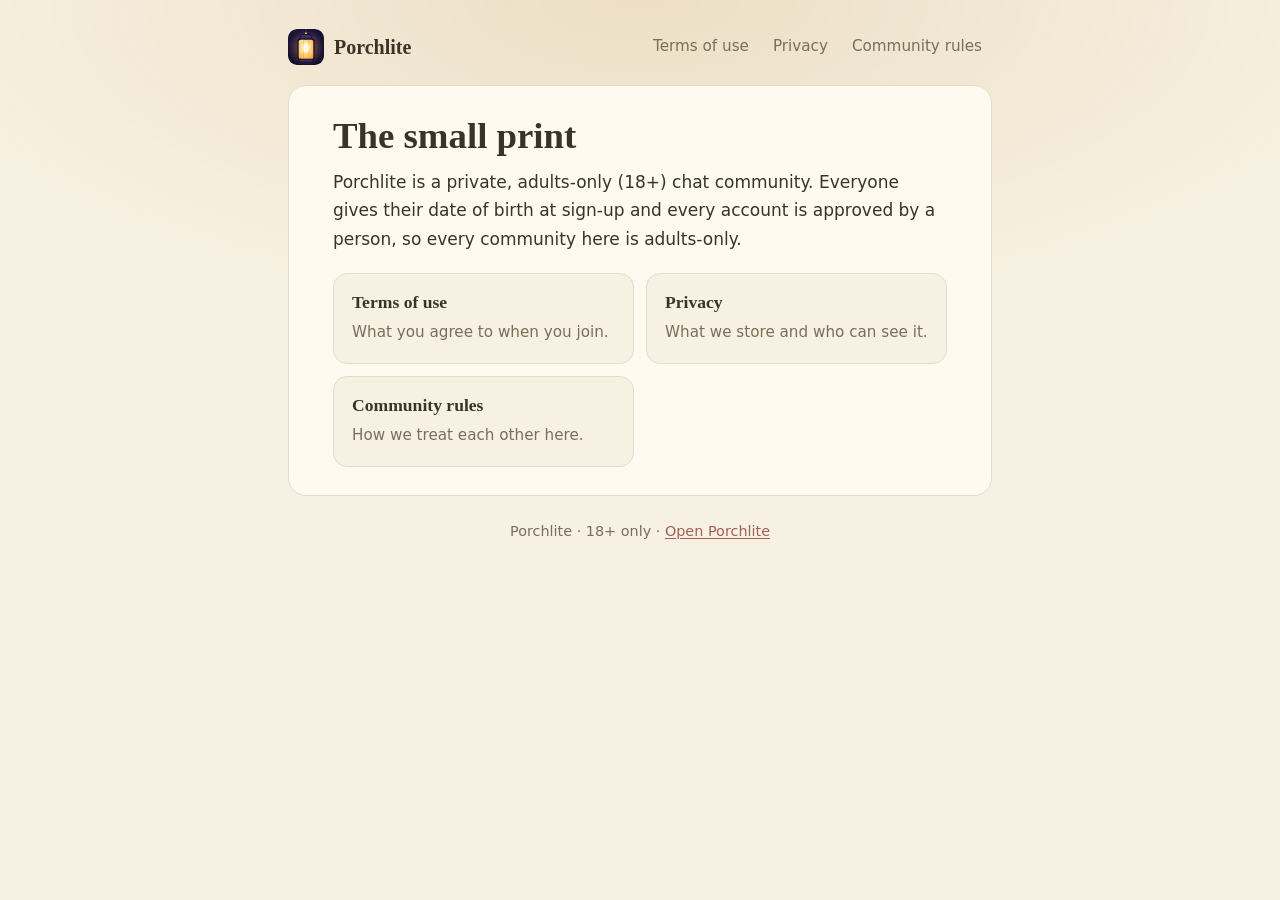
<file: deploy/personal-18plus/legal/site/index.html>
<!doctype html>
<html lang="en">
<head>
<meta charset="utf-8">
<meta name="viewport" content="width=device-width, initial-scale=1">
<title>Porchlite · Terms, privacy and rules</title>
<meta name="description" content="Porchlite is a private, adults-only (18+) chat community.">
<meta name="color-scheme" content="light dark">
<link rel="icon" href="logo.svg" type="image/svg+xml">
<style>
:root{--bg:#f7f1e3;--card:#fffaf0;--text:#3a3327;--muted:#7a6e5a;--line:#e6dcc6;--accent:#a35e59;--honey:#b9822f;--mark:#ffe3a3}
@media (prefers-color-scheme:dark){:root{--bg:#171b15;--card:#1f241c;--text:#ece4d2;--muted:#a59d8a;--line:#33392d;--accent:#dba6a1;--honey:#d9a95b;--mark:#5a4720}}
*{box-sizing:border-box}
html{-webkit-text-size-adjust:100%}
body{margin:0;background:var(--bg);color:var(--text);font:17px/1.65 system-ui,-apple-system,"Segoe UI",Roboto,sans-serif}
body::before{content:"";position:fixed;inset:0 0 auto;height:320px;pointer-events:none;background:radial-gradient(60% 100% at 50% 0,color-mix(in srgb,var(--honey) 16%,transparent),transparent)}
header,main,footer{position:relative;max-width:46rem;margin:0 auto;padding:0 16px}
header{display:flex;align-items:center;gap:12px;padding-top:28px;padding-bottom:8px;flex-wrap:wrap}
.brand{display:flex;align-items:center;gap:10px;color:var(--text);text-decoration:none;font:600 1.25rem/1 Georgia,"Iowan Old Style",serif;margin-right:auto}
.brand img{width:36px;height:36px;border-radius:9px}
nav{display:flex;gap:4px;flex-wrap:wrap}
nav a{color:var(--muted);text-decoration:none;padding:6px 10px;border-radius:999px;font-size:.95rem}
nav a:hover{color:var(--text);background:var(--line)}
nav a[aria-current]{color:var(--text);background:var(--card);box-shadow:inset 0 0 0 1px var(--line)}
main{padding-top:12px;padding-bottom:24px}
article{background:var(--card);border:1px solid var(--line);border-radius:18px;padding:28px clamp(18px,5vw,44px)}
h1{font:600 clamp(1.7rem,5vw,2.3rem)/1.2 Georgia,"Iowan Old Style",serif;margin:0 0 4px}
h2{font:600 1.25rem/1.3 Georgia,"Iowan Old Style",serif;margin:1.8em 0 .4em;color:var(--honey)}
p,ul{margin:.6em 0}
ul{padding-left:1.25em}
li{margin:.3em 0}
li::marker{color:var(--honey)}
a{color:var(--accent);text-underline-offset:2px}
em{color:var(--muted)}
blockquote{margin:1em 0;padding:.4em 1em;border-left:3px solid var(--honey);color:var(--muted)}
mark{background:var(--mark);color:inherit;padding:0 3px;border-radius:4px}
.cards{display:grid;gap:12px;grid-template-columns:repeat(auto-fit,minmax(13rem,1fr));margin-top:20px}
.cards a{display:block;padding:18px;border:1px solid var(--line);border-radius:14px;text-decoration:none;color:var(--text);background:var(--bg)}
.cards a:hover{border-color:var(--honey)}
.cards strong{display:block;font:600 1.1rem Georgia,serif;margin-bottom:4px}
.cards span{color:var(--muted);font-size:.95rem}
footer{color:var(--muted);font-size:.9rem;padding-bottom:36px;text-align:center}
</style>
</head>
<body>
<header>
<a class="brand" href="./"><img src="logo.svg" alt="">Porchlite</a>
<nav><a href="terms">Terms of use</a><a href="privacy">Privacy</a><a href="rules">Community rules</a></nav>
</header>
<main><article>
<h1>The small print</h1>
<p>Porchlite is a private, adults-only (18+) chat community. Everyone gives their date of birth at sign-up and every account is approved by a person, so every community here is adults-only.</p><div class="cards"><a href="terms"><strong>Terms of use</strong><span>What you agree to when you join.</span></a><a href="privacy"><strong>Privacy</strong><span>What we store and who can see it.</span></a><a href="rules"><strong>Community rules</strong><span>How we treat each other here.</span></a></div>
</article></main>
<footer>Porchlite · 18+ only · <a href="https://porchlite.xyz">Open Porchlite</a></footer>
</body>
</html>
</file>
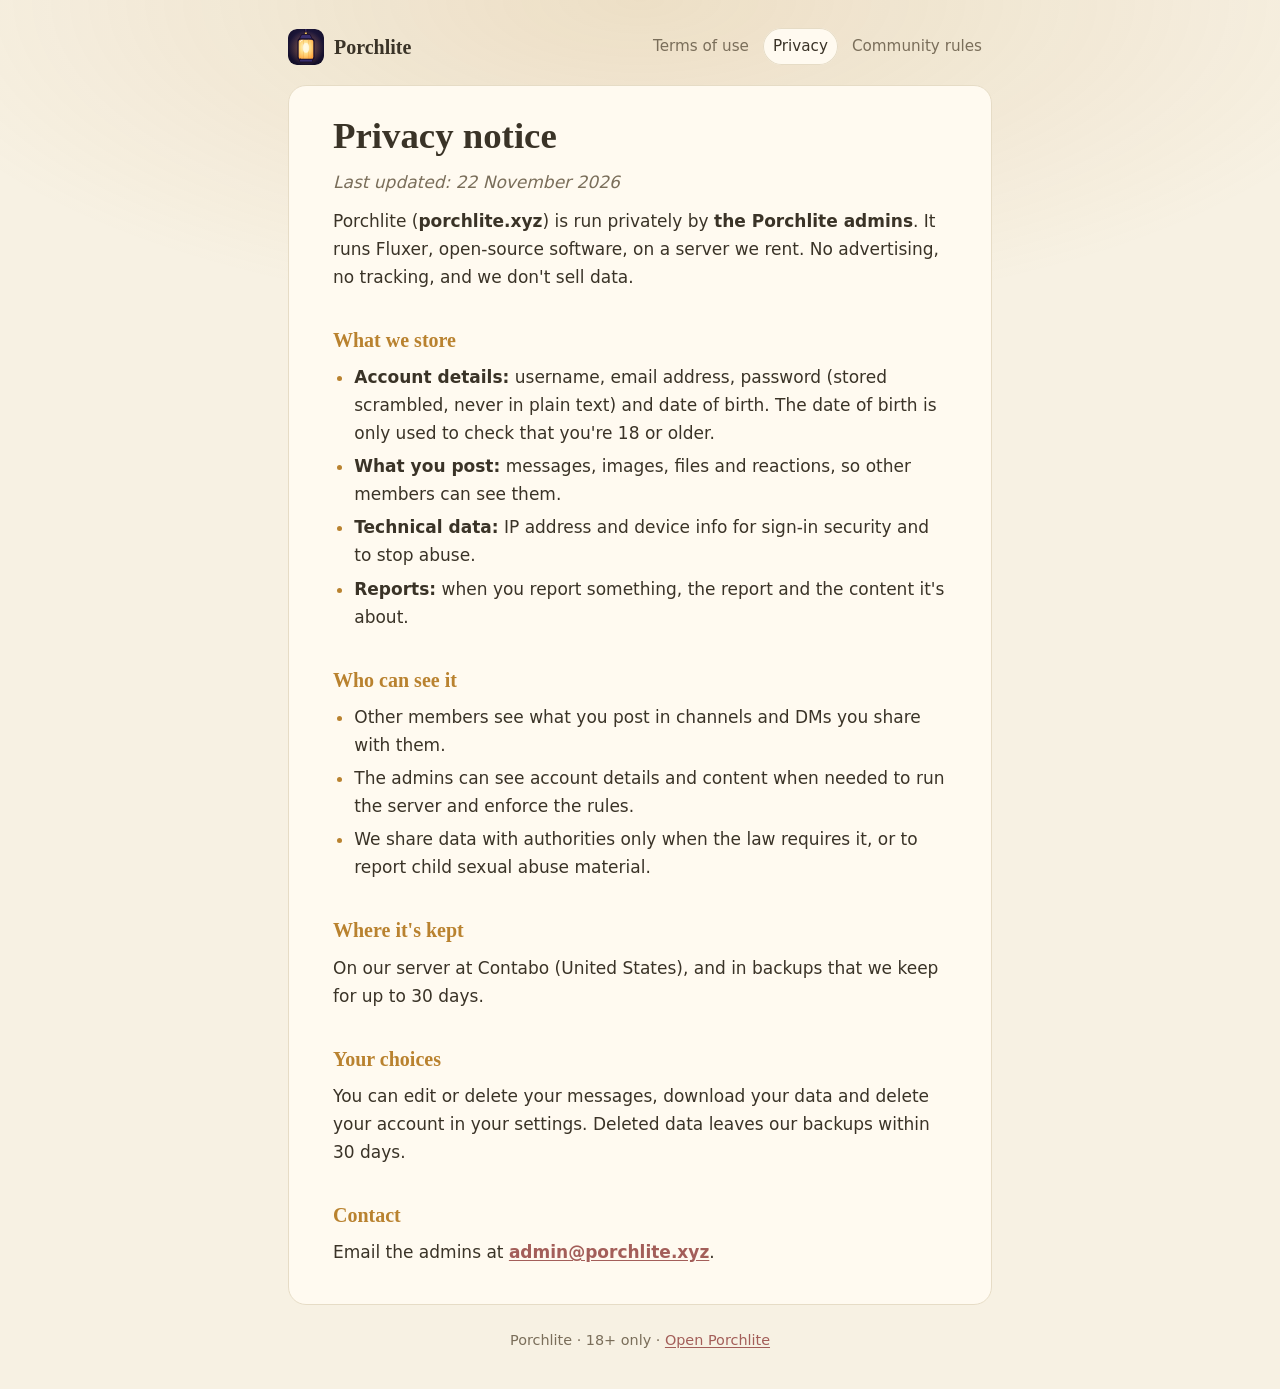
<file: deploy/personal-18plus/legal/site/privacy.html>
<!doctype html>
<html lang="en">
<head>
<meta charset="utf-8">
<meta name="viewport" content="width=device-width, initial-scale=1">
<title>Privacy · Porchlite</title>
<meta name="description" content="Porchlite is a private, adults-only (18+) chat community.">
<meta name="color-scheme" content="light dark">
<link rel="icon" href="logo.svg" type="image/svg+xml">
<style>
:root{--bg:#f7f1e3;--card:#fffaf0;--text:#3a3327;--muted:#7a6e5a;--line:#e6dcc6;--accent:#a35e59;--honey:#b9822f;--mark:#ffe3a3}
@media (prefers-color-scheme:dark){:root{--bg:#171b15;--card:#1f241c;--text:#ece4d2;--muted:#a59d8a;--line:#33392d;--accent:#dba6a1;--honey:#d9a95b;--mark:#5a4720}}
*{box-sizing:border-box}
html{-webkit-text-size-adjust:100%}
body{margin:0;background:var(--bg);color:var(--text);font:17px/1.65 system-ui,-apple-system,"Segoe UI",Roboto,sans-serif}
body::before{content:"";position:fixed;inset:0 0 auto;height:320px;pointer-events:none;background:radial-gradient(60% 100% at 50% 0,color-mix(in srgb,var(--honey) 16%,transparent),transparent)}
header,main,footer{position:relative;max-width:46rem;margin:0 auto;padding:0 16px}
header{display:flex;align-items:center;gap:12px;padding-top:28px;padding-bottom:8px;flex-wrap:wrap}
.brand{display:flex;align-items:center;gap:10px;color:var(--text);text-decoration:none;font:600 1.25rem/1 Georgia,"Iowan Old Style",serif;margin-right:auto}
.brand img{width:36px;height:36px;border-radius:9px}
nav{display:flex;gap:4px;flex-wrap:wrap}
nav a{color:var(--muted);text-decoration:none;padding:6px 10px;border-radius:999px;font-size:.95rem}
nav a:hover{color:var(--text);background:var(--line)}
nav a[aria-current]{color:var(--text);background:var(--card);box-shadow:inset 0 0 0 1px var(--line)}
main{padding-top:12px;padding-bottom:24px}
article{background:var(--card);border:1px solid var(--line);border-radius:18px;padding:28px clamp(18px,5vw,44px)}
h1{font:600 clamp(1.7rem,5vw,2.3rem)/1.2 Georgia,"Iowan Old Style",serif;margin:0 0 4px}
h2{font:600 1.25rem/1.3 Georgia,"Iowan Old Style",serif;margin:1.8em 0 .4em;color:var(--honey)}
p,ul{margin:.6em 0}
ul{padding-left:1.25em}
li{margin:.3em 0}
li::marker{color:var(--honey)}
a{color:var(--accent);text-underline-offset:2px}
em{color:var(--muted)}
blockquote{margin:1em 0;padding:.4em 1em;border-left:3px solid var(--honey);color:var(--muted)}
mark{background:var(--mark);color:inherit;padding:0 3px;border-radius:4px}
.cards{display:grid;gap:12px;grid-template-columns:repeat(auto-fit,minmax(13rem,1fr));margin-top:20px}
.cards a{display:block;padding:18px;border:1px solid var(--line);border-radius:14px;text-decoration:none;color:var(--text);background:var(--bg)}
.cards a:hover{border-color:var(--honey)}
.cards strong{display:block;font:600 1.1rem Georgia,serif;margin-bottom:4px}
.cards span{color:var(--muted);font-size:.95rem}
footer{color:var(--muted);font-size:.9rem;padding-bottom:36px;text-align:center}
</style>
</head>
<body>
<header>
<a class="brand" href="./"><img src="logo.svg" alt="">Porchlite</a>
<nav><a href="terms">Terms of use</a><a href="privacy" aria-current=page>Privacy</a><a href="rules">Community rules</a></nav>
</header>
<main><article>
<h1>Privacy notice</h1>
<p><em>Last updated: 22 November 2026</em></p>
<p>Porchlite (<strong>porchlite.xyz</strong>) is run privately by <strong>the Porchlite admins</strong>. It runs Fluxer, open-source software, on a server we rent. No advertising, no tracking, and we don't sell data.</p>
<h2>What we store</h2>
<ul><li><strong>Account details:</strong> username, email address, password (stored scrambled, never in plain text) and date of birth. The date of birth is only used to check that you're 18 or older.</li><li><strong>What you post:</strong> messages, images, files and reactions, so other members can see them.</li><li><strong>Technical data:</strong> IP address and device info for sign-in security and to stop abuse.</li><li><strong>Reports:</strong> when you report something, the report and the content it's about.</li></ul>
<h2>Who can see it</h2>
<ul><li>Other members see what you post in channels and DMs you share with them.</li><li>The admins can see account details and content when needed to run the server and enforce the rules.</li><li>We share data with authorities only when the law requires it, or to report child sexual abuse material.</li></ul>
<h2>Where it's kept</h2>
<p>On our server at Contabo (United States), and in backups that we keep for up to 30 days.</p>
<h2>Your choices</h2>
<p>You can edit or delete your messages, download your data and delete your account in your settings. Deleted data leaves our backups within 30 days.</p>
<h2>Contact</h2>
<p>Email the admins at <strong><a href="mailto:admin@porchlite.xyz">admin@porchlite.xyz</a></strong>.</p>
</article></main>
<footer>Porchlite · 18+ only · <a href="https://porchlite.xyz">Open Porchlite</a></footer>
</body>
</html>
</file>
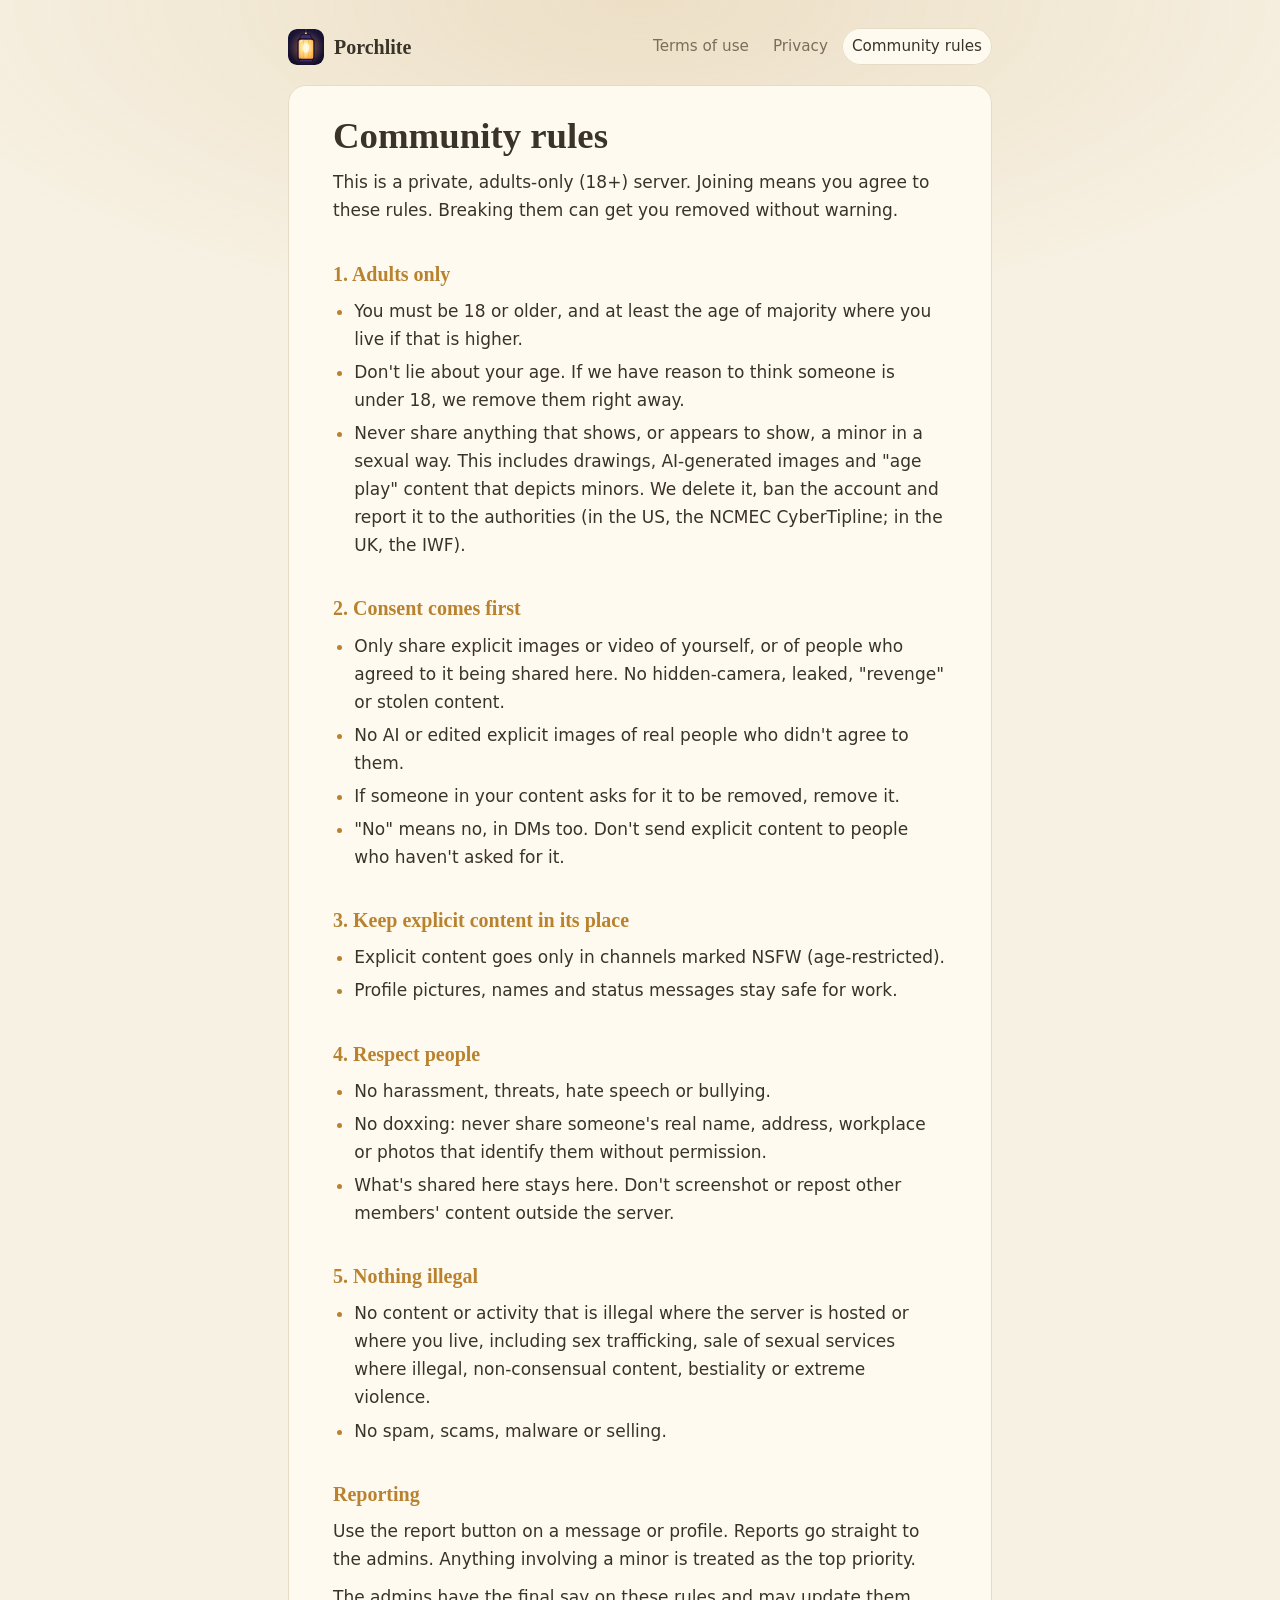
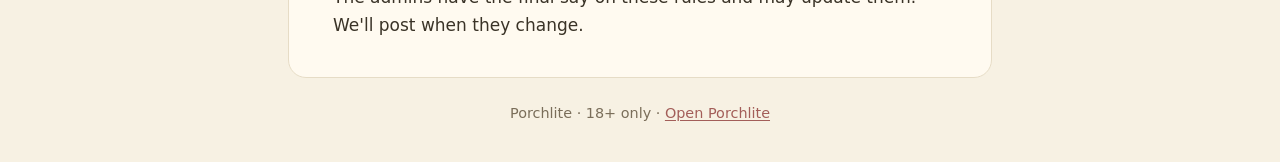
<file: deploy/personal-18plus/legal/site/rules.html>
<!doctype html>
<html lang="en">
<head>
<meta charset="utf-8">
<meta name="viewport" content="width=device-width, initial-scale=1">
<title>Community rules · Porchlite</title>
<meta name="description" content="Porchlite is a private, adults-only (18+) chat community.">
<meta name="color-scheme" content="light dark">
<link rel="icon" href="logo.svg" type="image/svg+xml">
<style>
:root{--bg:#f7f1e3;--card:#fffaf0;--text:#3a3327;--muted:#7a6e5a;--line:#e6dcc6;--accent:#a35e59;--honey:#b9822f;--mark:#ffe3a3}
@media (prefers-color-scheme:dark){:root{--bg:#171b15;--card:#1f241c;--text:#ece4d2;--muted:#a59d8a;--line:#33392d;--accent:#dba6a1;--honey:#d9a95b;--mark:#5a4720}}
*{box-sizing:border-box}
html{-webkit-text-size-adjust:100%}
body{margin:0;background:var(--bg);color:var(--text);font:17px/1.65 system-ui,-apple-system,"Segoe UI",Roboto,sans-serif}
body::before{content:"";position:fixed;inset:0 0 auto;height:320px;pointer-events:none;background:radial-gradient(60% 100% at 50% 0,color-mix(in srgb,var(--honey) 16%,transparent),transparent)}
header,main,footer{position:relative;max-width:46rem;margin:0 auto;padding:0 16px}
header{display:flex;align-items:center;gap:12px;padding-top:28px;padding-bottom:8px;flex-wrap:wrap}
.brand{display:flex;align-items:center;gap:10px;color:var(--text);text-decoration:none;font:600 1.25rem/1 Georgia,"Iowan Old Style",serif;margin-right:auto}
.brand img{width:36px;height:36px;border-radius:9px}
nav{display:flex;gap:4px;flex-wrap:wrap}
nav a{color:var(--muted);text-decoration:none;padding:6px 10px;border-radius:999px;font-size:.95rem}
nav a:hover{color:var(--text);background:var(--line)}
nav a[aria-current]{color:var(--text);background:var(--card);box-shadow:inset 0 0 0 1px var(--line)}
main{padding-top:12px;padding-bottom:24px}
article{background:var(--card);border:1px solid var(--line);border-radius:18px;padding:28px clamp(18px,5vw,44px)}
h1{font:600 clamp(1.7rem,5vw,2.3rem)/1.2 Georgia,"Iowan Old Style",serif;margin:0 0 4px}
h2{font:600 1.25rem/1.3 Georgia,"Iowan Old Style",serif;margin:1.8em 0 .4em;color:var(--honey)}
p,ul{margin:.6em 0}
ul{padding-left:1.25em}
li{margin:.3em 0}
li::marker{color:var(--honey)}
a{color:var(--accent);text-underline-offset:2px}
em{color:var(--muted)}
blockquote{margin:1em 0;padding:.4em 1em;border-left:3px solid var(--honey);color:var(--muted)}
mark{background:var(--mark);color:inherit;padding:0 3px;border-radius:4px}
.cards{display:grid;gap:12px;grid-template-columns:repeat(auto-fit,minmax(13rem,1fr));margin-top:20px}
.cards a{display:block;padding:18px;border:1px solid var(--line);border-radius:14px;text-decoration:none;color:var(--text);background:var(--bg)}
.cards a:hover{border-color:var(--honey)}
.cards strong{display:block;font:600 1.1rem Georgia,serif;margin-bottom:4px}
.cards span{color:var(--muted);font-size:.95rem}
footer{color:var(--muted);font-size:.9rem;padding-bottom:36px;text-align:center}
</style>
</head>
<body>
<header>
<a class="brand" href="./"><img src="logo.svg" alt="">Porchlite</a>
<nav><a href="terms">Terms of use</a><a href="privacy">Privacy</a><a href="rules" aria-current=page>Community rules</a></nav>
</header>
<main><article>
<h1>Community rules</h1>
<p>This is a private, adults-only (18+) server. Joining means you agree to these rules. Breaking them can get you removed without warning.</p>
<h2>1. Adults only</h2>
<ul><li>You must be 18 or older, and at least the age of majority where you live if that is higher.</li><li>Don't lie about your age. If we have reason to think someone is under 18, we remove them right away.</li><li>Never share anything that shows, or appears to show, a minor in a sexual way. This includes drawings, AI-generated images and "age play" content that depicts minors. We delete it, ban the account and report it to the authorities (in the US, the NCMEC CyberTipline; in the UK, the IWF).</li></ul>
<h2>2. Consent comes first</h2>
<ul><li>Only share explicit images or video of yourself, or of people who agreed to it being shared here. No hidden-camera, leaked, "revenge" or stolen content.</li><li>No AI or edited explicit images of real people who didn't agree to them.</li><li>If someone in your content asks for it to be removed, remove it.</li><li>"No" means no, in DMs too. Don't send explicit content to people who haven't asked for it.</li></ul>
<h2>3. Keep explicit content in its place</h2>
<ul><li>Explicit content goes only in channels marked NSFW (age-restricted).</li><li>Profile pictures, names and status messages stay safe for work.</li></ul>
<h2>4. Respect people</h2>
<ul><li>No harassment, threats, hate speech or bullying.</li><li>No doxxing: never share someone's real name, address, workplace or photos that identify them without permission.</li><li>What's shared here stays here. Don't screenshot or repost other members' content outside the server.</li></ul>
<h2>5. Nothing illegal</h2>
<ul><li>No content or activity that is illegal where the server is hosted or where you live, including sex trafficking, sale of sexual services where illegal, non-consensual content, bestiality or extreme violence.</li><li>No spam, scams, malware or selling.</li></ul>
<h2>Reporting</h2>
<p>Use the report button on a message or profile. Reports go straight to the admins. Anything involving a minor is treated as the top priority.</p>
<p>The admins have the final say on these rules and may update them. We'll post when they change.</p>
</article></main>
<footer>Porchlite · 18+ only · <a href="https://porchlite.xyz">Open Porchlite</a></footer>
</body>
</html>
</file>
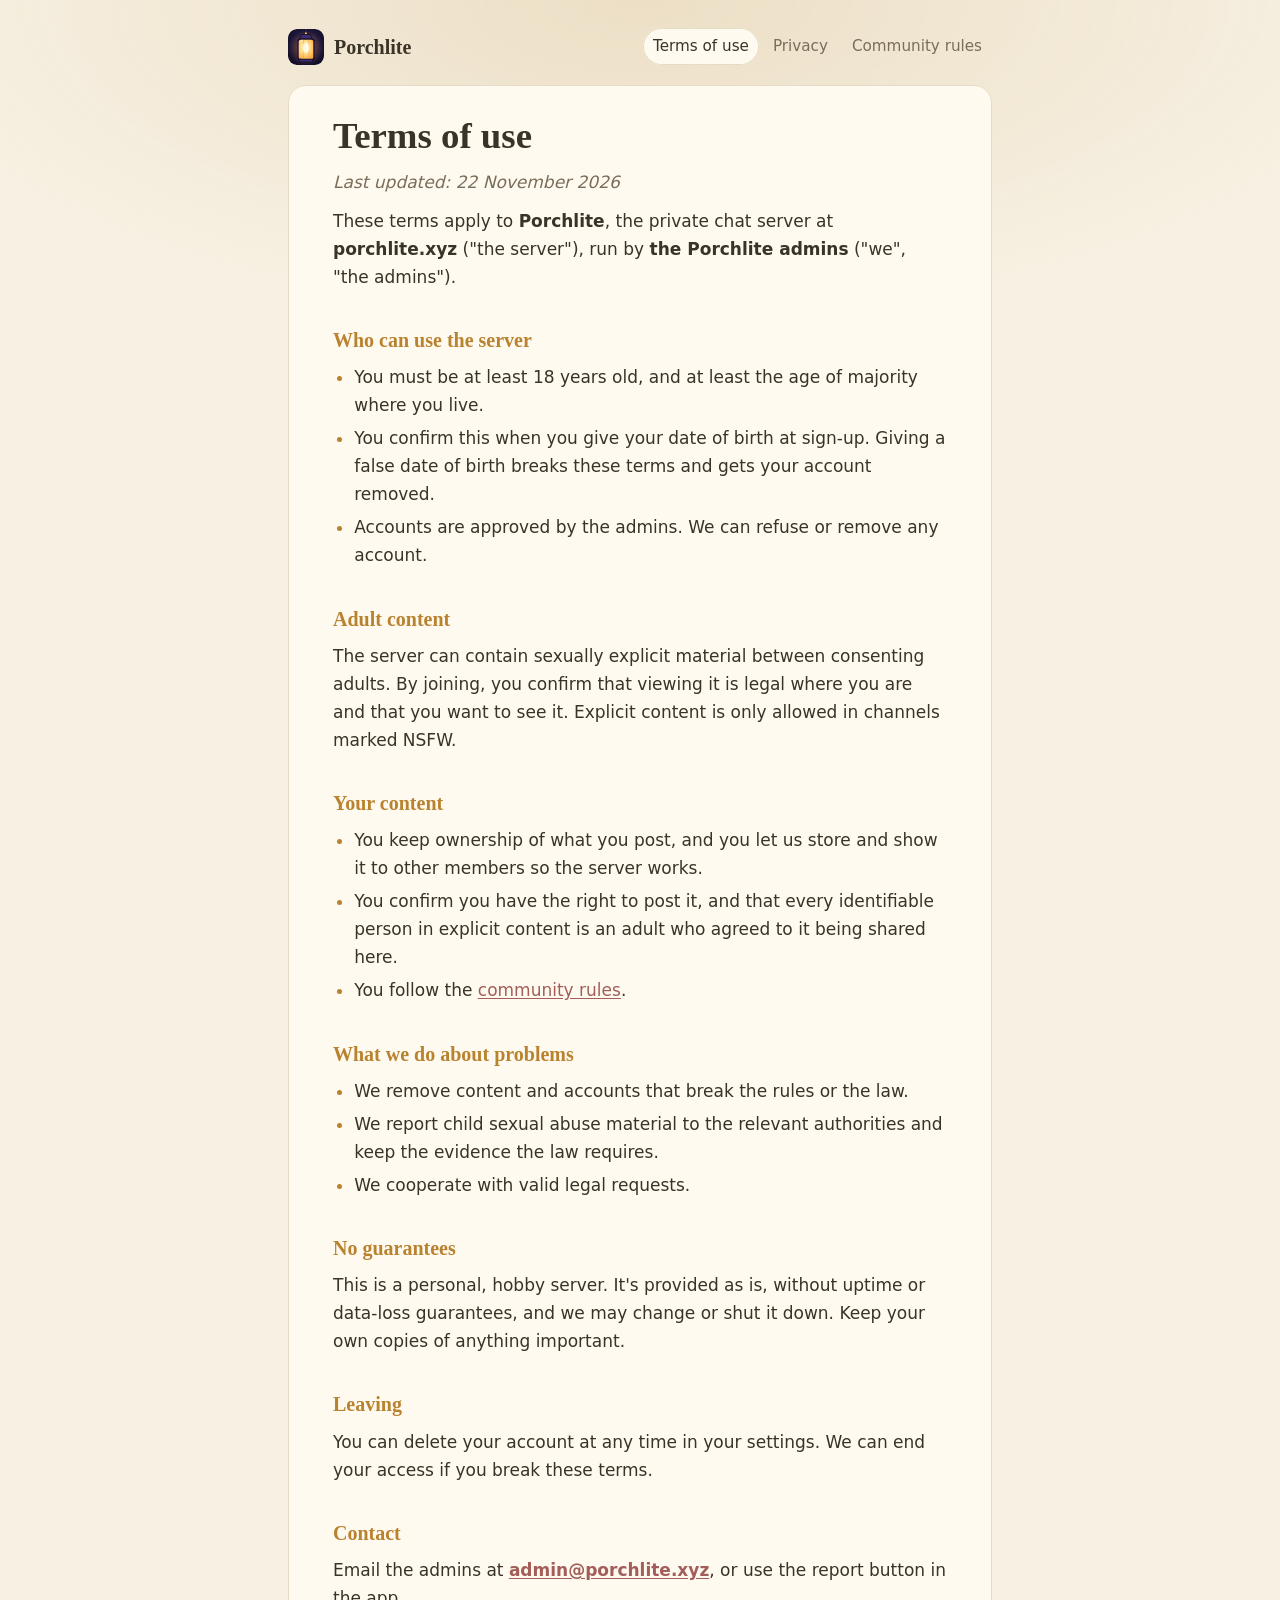
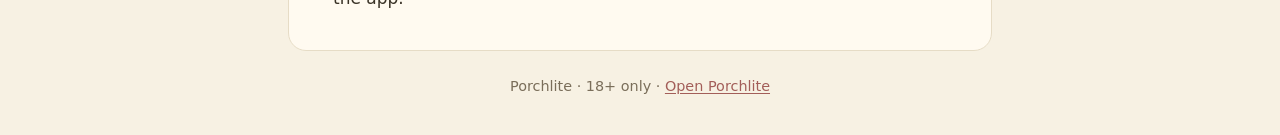
<file: deploy/personal-18plus/legal/site/terms.html>
<!doctype html>
<html lang="en">
<head>
<meta charset="utf-8">
<meta name="viewport" content="width=device-width, initial-scale=1">
<title>Terms of use · Porchlite</title>
<meta name="description" content="Porchlite is a private, adults-only (18+) chat community.">
<meta name="color-scheme" content="light dark">
<link rel="icon" href="logo.svg" type="image/svg+xml">
<style>
:root{--bg:#f7f1e3;--card:#fffaf0;--text:#3a3327;--muted:#7a6e5a;--line:#e6dcc6;--accent:#a35e59;--honey:#b9822f;--mark:#ffe3a3}
@media (prefers-color-scheme:dark){:root{--bg:#171b15;--card:#1f241c;--text:#ece4d2;--muted:#a59d8a;--line:#33392d;--accent:#dba6a1;--honey:#d9a95b;--mark:#5a4720}}
*{box-sizing:border-box}
html{-webkit-text-size-adjust:100%}
body{margin:0;background:var(--bg);color:var(--text);font:17px/1.65 system-ui,-apple-system,"Segoe UI",Roboto,sans-serif}
body::before{content:"";position:fixed;inset:0 0 auto;height:320px;pointer-events:none;background:radial-gradient(60% 100% at 50% 0,color-mix(in srgb,var(--honey) 16%,transparent),transparent)}
header,main,footer{position:relative;max-width:46rem;margin:0 auto;padding:0 16px}
header{display:flex;align-items:center;gap:12px;padding-top:28px;padding-bottom:8px;flex-wrap:wrap}
.brand{display:flex;align-items:center;gap:10px;color:var(--text);text-decoration:none;font:600 1.25rem/1 Georgia,"Iowan Old Style",serif;margin-right:auto}
.brand img{width:36px;height:36px;border-radius:9px}
nav{display:flex;gap:4px;flex-wrap:wrap}
nav a{color:var(--muted);text-decoration:none;padding:6px 10px;border-radius:999px;font-size:.95rem}
nav a:hover{color:var(--text);background:var(--line)}
nav a[aria-current]{color:var(--text);background:var(--card);box-shadow:inset 0 0 0 1px var(--line)}
main{padding-top:12px;padding-bottom:24px}
article{background:var(--card);border:1px solid var(--line);border-radius:18px;padding:28px clamp(18px,5vw,44px)}
h1{font:600 clamp(1.7rem,5vw,2.3rem)/1.2 Georgia,"Iowan Old Style",serif;margin:0 0 4px}
h2{font:600 1.25rem/1.3 Georgia,"Iowan Old Style",serif;margin:1.8em 0 .4em;color:var(--honey)}
p,ul{margin:.6em 0}
ul{padding-left:1.25em}
li{margin:.3em 0}
li::marker{color:var(--honey)}
a{color:var(--accent);text-underline-offset:2px}
em{color:var(--muted)}
blockquote{margin:1em 0;padding:.4em 1em;border-left:3px solid var(--honey);color:var(--muted)}
mark{background:var(--mark);color:inherit;padding:0 3px;border-radius:4px}
.cards{display:grid;gap:12px;grid-template-columns:repeat(auto-fit,minmax(13rem,1fr));margin-top:20px}
.cards a{display:block;padding:18px;border:1px solid var(--line);border-radius:14px;text-decoration:none;color:var(--text);background:var(--bg)}
.cards a:hover{border-color:var(--honey)}
.cards strong{display:block;font:600 1.1rem Georgia,serif;margin-bottom:4px}
.cards span{color:var(--muted);font-size:.95rem}
footer{color:var(--muted);font-size:.9rem;padding-bottom:36px;text-align:center}
</style>
</head>
<body>
<header>
<a class="brand" href="./"><img src="logo.svg" alt="">Porchlite</a>
<nav><a href="terms" aria-current=page>Terms of use</a><a href="privacy">Privacy</a><a href="rules">Community rules</a></nav>
</header>
<main><article>
<h1>Terms of use</h1>
<p><em>Last updated: 22 November 2026</em></p>
<p>These terms apply to <strong>Porchlite</strong>, the private chat server at <strong>porchlite.xyz</strong> ("the server"), run by <strong>the Porchlite admins</strong> ("we", "the admins").</p>
<h2>Who can use the server</h2>
<ul><li>You must be at least 18 years old, and at least the age of majority where you live.</li><li>You confirm this when you give your date of birth at sign-up. Giving a false date of birth breaks these terms and gets your account removed.</li><li>Accounts are approved by the admins. We can refuse or remove any account.</li></ul>
<h2>Adult content</h2>
<p>The server can contain sexually explicit material between consenting adults. By joining, you confirm that viewing it is legal where you are and that you want to see it. Explicit content is only allowed in channels marked NSFW.</p>
<h2>Your content</h2>
<ul><li>You keep ownership of what you post, and you let us store and show it to other members so the server works.</li><li>You confirm you have the right to post it, and that every identifiable person in explicit content is an adult who agreed to it being shared here.</li><li>You follow the <a href="rules">community rules</a>.</li></ul>
<h2>What we do about problems</h2>
<ul><li>We remove content and accounts that break the rules or the law.</li><li>We report child sexual abuse material to the relevant authorities and keep the evidence the law requires.</li><li>We cooperate with valid legal requests.</li></ul>
<h2>No guarantees</h2>
<p>This is a personal, hobby server. It's provided as is, without uptime or data-loss guarantees, and we may change or shut it down. Keep your own copies of anything important.</p>
<h2>Leaving</h2>
<p>You can delete your account at any time in your settings. We can end your access if you break these terms.</p>
<h2>Contact</h2>
<p>Email the admins at <strong><a href="mailto:admin@porchlite.xyz">admin@porchlite.xyz</a></strong>, or use the report button in the app.</p>
</article></main>
<footer>Porchlite · 18+ only · <a href="https://porchlite.xyz">Open Porchlite</a></footer>
</body>
</html>
</file>
